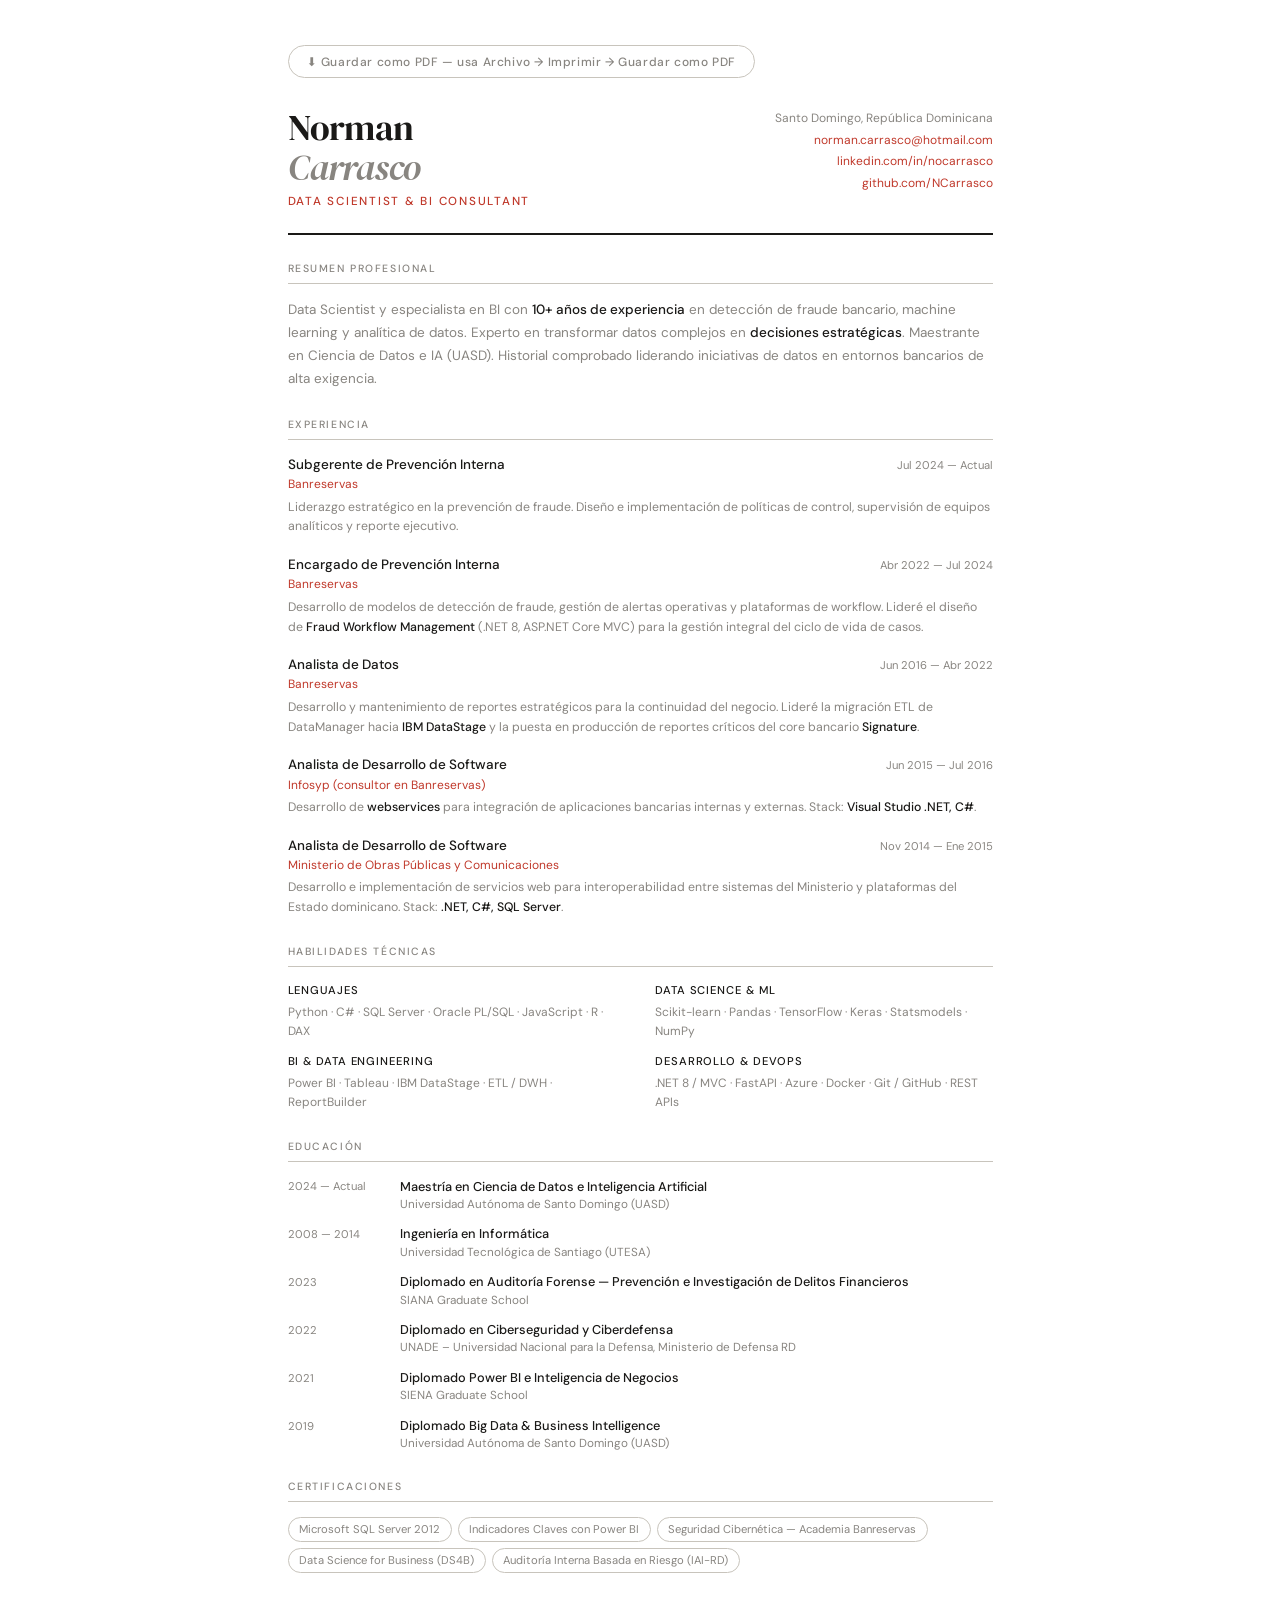
<file: cv.html>
<!DOCTYPE html>
<html lang="es">
<head>
  <meta charset="UTF-8">
  <meta name="viewport" content="width=device-width, initial-scale=1.0">
  <title>Norman Carrasco — CV</title>
  <link rel="preconnect" href="https://fonts.googleapis.com">
  <link href="https://fonts.googleapis.com/css2?family=DM+Serif+Display:ital@0;1&family=DM+Sans:wght@300;400;500&display=swap" rel="stylesheet">
  <style>
    :root {
      --text: #1a1917;
      --muted: #888580;
      --accent: #c0392b;
      --border: #c8c4bc;
      --serif: 'DM Serif Display', Georgia, serif;
      --sans: 'DM Sans', system-ui, sans-serif;
    }
    *, *::before, *::after { box-sizing: border-box; margin: 0; padding: 0; }
    html { font-size: 15px; }
    body {
      font-family: var(--sans);
      color: var(--text);
      background: #fff;
      line-height: 1.5;
      max-width: 780px;
      margin: 0 auto;
      padding: 3rem 2.5rem;
    }

    /* ── PRINT BUTTON (screen only) ── */
    .print-btn {
      display: flex;
      align-items: center;
      gap: 0.5rem;
      margin-bottom: 2rem;
      font-family: var(--sans);
      font-size: 0.8rem;
      font-weight: 500;
      letter-spacing: 0.05em;
      cursor: pointer;
      border: 1px solid var(--border);
      border-radius: 999px;
      padding: 0.5rem 1.2rem;
      background: none;
      color: var(--muted);
      transition: all 0.2s;
    }
    .print-btn:hover { border-color: var(--accent); color: var(--accent); }
    @media print { .print-btn { display: none; } }

    /* ── HEADER ── */
    header {
      display: flex;
      justify-content: space-between;
      align-items: flex-start;
      padding-bottom: 1.5rem;
      border-bottom: 2px solid var(--text);
      margin-bottom: 1.75rem;
    }
    .cv-name {
      font-family: var(--serif);
      font-size: 2.4rem;
      line-height: 1.1;
      letter-spacing: -0.02em;
    }
    .cv-name em { font-style: italic; color: var(--muted); }
    .cv-title {
      font-size: 0.78rem;
      font-weight: 500;
      letter-spacing: 0.15em;
      text-transform: uppercase;
      color: var(--accent);
      margin-top: 0.4rem;
    }
    .cv-contact {
      text-align: right;
      font-size: 0.8rem;
      color: var(--muted);
      line-height: 1.8;
    }
    .cv-contact a { color: var(--accent); text-decoration: none; }

    /* ── SECTIONS ── */
    .cv-section { margin-bottom: 1.75rem; }
    .cv-section-title {
      font-size: 0.7rem;
      font-weight: 500;
      letter-spacing: 0.15em;
      text-transform: uppercase;
      color: var(--muted);
      border-bottom: 1px solid var(--border);
      padding-bottom: 0.4rem;
      margin-bottom: 1rem;
    }

    /* ── SUMMARY ── */
    .cv-summary {
      font-size: 0.9rem;
      color: var(--muted);
      line-height: 1.7;
    }
    .cv-summary strong { color: var(--text); font-weight: 500; }

    /* ── EXPERIENCE ── */
    .cv-job { margin-bottom: 1.2rem; }
    .cv-job-header {
      display: flex;
      justify-content: space-between;
      align-items: baseline;
      gap: 1rem;
    }
    .cv-job-role {
      font-weight: 500;
      font-size: 0.9rem;
    }
    .cv-job-period {
      font-size: 0.75rem;
      color: var(--muted);
      white-space: nowrap;
    }
    .cv-job-company {
      font-size: 0.8rem;
      color: var(--accent);
      margin-bottom: 0.3rem;
    }
    .cv-job-desc {
      font-size: 0.82rem;
      color: var(--muted);
      line-height: 1.6;
    }
    .cv-job-desc strong { color: var(--text); font-weight: 500; }

    /* ── SKILLS ── */
    .cv-skills-grid {
      display: grid;
      grid-template-columns: 1fr 1fr;
      gap: 0.75rem 2rem;
    }
    .cv-skill-group-label {
      font-size: 0.75rem;
      font-weight: 500;
      letter-spacing: 0.08em;
      text-transform: uppercase;
      color: var(--text);
      margin-bottom: 0.3rem;
    }
    .cv-skill-list {
      font-size: 0.8rem;
      color: var(--muted);
      line-height: 1.6;
    }

    /* ── EDUCATION ── */
    .cv-edu-item {
      display: flex;
      gap: 1.5rem;
      margin-bottom: 0.75rem;
    }
    .cv-edu-year {
      font-size: 0.75rem;
      color: var(--muted);
      min-width: 90px;
      padding-top: 0.1rem;
    }
    .cv-edu-degree {
      font-size: 0.85rem;
      font-weight: 500;
    }
    .cv-edu-institution {
      font-size: 0.78rem;
      color: var(--muted);
    }

    /* ── CERTS ── */
    .cv-cert-list {
      display: flex;
      flex-wrap: wrap;
      gap: 0.4rem;
    }
    .cv-cert-pill {
      font-size: 0.75rem;
      color: var(--muted);
      border: 1px solid var(--border);
      border-radius: 999px;
      padding: 0.2rem 0.7rem;
    }

    /* ── PRINT ── */
    @media print {
      body { padding: 1.5rem 1.5rem; font-size: 13px; }
      .cv-name { font-size: 2rem; }
      .cv-section { page-break-inside: avoid; }
    }
  </style>
</head>
<body>

  <button class="print-btn" onclick="window.print()">
    ⬇ Guardar como PDF — usa Archivo → Imprimir → Guardar como PDF
  </button>

  <!-- HEADER -->
  <header>
    <div>
      <div class="cv-name">Norman<br><em>Carrasco</em></div>
      <div class="cv-title">Data Scientist &amp; BI Consultant</div>
    </div>
    <div class="cv-contact">
      Santo Domingo, República Dominicana<br>
      <a href="mailto:norman.carrasco@hotmail.com">norman.carrasco@hotmail.com</a><br>
      <a href="https://www.linkedin.com/in/nocarrasco" target="_blank">linkedin.com/in/nocarrasco</a><br>
      <a href="https://github.com/NCarrasco" target="_blank">github.com/NCarrasco</a>
    </div>
  </header>

  <!-- RESUMEN -->
  <section class="cv-section">
    <div class="cv-section-title">Resumen profesional</div>
    <p class="cv-summary">
      Data Scientist y especialista en BI con <strong>10+ años de experiencia</strong> en detección de fraude bancario,
      machine learning y analítica de datos. Experto en transformar datos complejos en
      <strong>decisiones estratégicas</strong>. Maestrante en Ciencia de Datos e IA (UASD).
      Historial comprobado liderando iniciativas de datos en entornos bancarios de alta exigencia.
    </p>
  </section>

  <!-- EXPERIENCIA -->
  <section class="cv-section">
    <div class="cv-section-title">Experiencia</div>

    <div class="cv-job">
      <div class="cv-job-header">
        <div class="cv-job-role">Subgerente de Prevención Interna</div>
        <div class="cv-job-period">Jul 2024 — Actual</div>
      </div>
      <div class="cv-job-company">Banreservas</div>
      <div class="cv-job-desc">
        Liderazgo estratégico en la prevención de fraude. Diseño e implementación de
        políticas de control, supervisión de equipos analíticos y reporte ejecutivo.
      </div>
    </div>

    <div class="cv-job">
      <div class="cv-job-header">
        <div class="cv-job-role">Encargado de Prevención Interna</div>
        <div class="cv-job-period">Abr 2022 — Jul 2024</div>
      </div>
      <div class="cv-job-company">Banreservas</div>
      <div class="cv-job-desc">
        Desarrollo de modelos de detección de fraude, gestión de alertas operativas y
        plataformas de workflow. Lideré el diseño de <strong>Fraud Workflow Management</strong>
        (.NET 8, ASP.NET Core MVC) para la gestión integral del ciclo de vida de casos.
      </div>
    </div>

    <div class="cv-job">
      <div class="cv-job-header">
        <div class="cv-job-role">Analista de Datos</div>
        <div class="cv-job-period">Jun 2016 — Abr 2022</div>
      </div>
      <div class="cv-job-company">Banreservas</div>
      <div class="cv-job-desc">
        Desarrollo y mantenimiento de reportes estratégicos para la continuidad del negocio.
        Lideré la migración ETL de DataManager hacia <strong>IBM DataStage</strong> y la
        puesta en producción de reportes críticos del core bancario <strong>Signature</strong>.
      </div>
    </div>

    <div class="cv-job">
      <div class="cv-job-header">
        <div class="cv-job-role">Analista de Desarrollo de Software</div>
        <div class="cv-job-period">Jun 2015 — Jul 2016</div>
      </div>
      <div class="cv-job-company">Infosyp (consultor en Banreservas)</div>
      <div class="cv-job-desc">
        Desarrollo de <strong>webservices</strong> para integración de aplicaciones bancarias
        internas y externas. Stack: <strong>Visual Studio .NET, C#</strong>.
      </div>
    </div>

    <div class="cv-job">
      <div class="cv-job-header">
        <div class="cv-job-role">Analista de Desarrollo de Software</div>
        <div class="cv-job-period">Nov 2014 — Ene 2015</div>
      </div>
      <div class="cv-job-company">Ministerio de Obras Públicas y Comunicaciones</div>
      <div class="cv-job-desc">
        Desarrollo e implementación de servicios web para interoperabilidad entre sistemas
        del Ministerio y plataformas del Estado dominicano. Stack: <strong>.NET, C#, SQL Server</strong>.
      </div>
    </div>
  </section>

  <!-- HABILIDADES -->
  <section class="cv-section">
    <div class="cv-section-title">Habilidades técnicas</div>
    <div class="cv-skills-grid">
      <div>
        <div class="cv-skill-group-label">Lenguajes</div>
        <div class="cv-skill-list">Python · C# · SQL Server · Oracle PL/SQL · JavaScript · R · DAX</div>
      </div>
      <div>
        <div class="cv-skill-group-label">Data Science &amp; ML</div>
        <div class="cv-skill-list">Scikit-learn · Pandas · TensorFlow · Keras · Statsmodels · NumPy</div>
      </div>
      <div>
        <div class="cv-skill-group-label">BI &amp; Data Engineering</div>
        <div class="cv-skill-list">Power BI · Tableau · IBM DataStage · ETL / DWH · ReportBuilder</div>
      </div>
      <div>
        <div class="cv-skill-group-label">Desarrollo &amp; DevOps</div>
        <div class="cv-skill-list">.NET 8 / MVC · FastAPI · Azure · Docker · Git / GitHub · REST APIs</div>
      </div>
    </div>
  </section>

  <!-- EDUCACION -->
  <section class="cv-section">
    <div class="cv-section-title">Educación</div>

    <div class="cv-edu-item">
      <div class="cv-edu-year">2024 — Actual</div>
      <div>
        <div class="cv-edu-degree">Maestría en Ciencia de Datos e Inteligencia Artificial</div>
        <div class="cv-edu-institution">Universidad Autónoma de Santo Domingo (UASD)</div>
      </div>
    </div>
    <div class="cv-edu-item">
      <div class="cv-edu-year">2008 — 2014</div>
      <div>
        <div class="cv-edu-degree">Ingeniería en Informática</div>
        <div class="cv-edu-institution">Universidad Tecnológica de Santiago (UTESA)</div>
      </div>
    </div>
    <div class="cv-edu-item">
      <div class="cv-edu-year">2023</div>
      <div>
        <div class="cv-edu-degree">Diplomado en Auditoría Forense — Prevención e Investigación de Delitos Financieros</div>
        <div class="cv-edu-institution">SIANA Graduate School</div>
      </div>
    </div>
    <div class="cv-edu-item">
      <div class="cv-edu-year">2022</div>
      <div>
        <div class="cv-edu-degree">Diplomado en Ciberseguridad y Ciberdefensa</div>
        <div class="cv-edu-institution">UNADE – Universidad Nacional para la Defensa, Ministerio de Defensa RD</div>
      </div>
    </div>
    <div class="cv-edu-item">
      <div class="cv-edu-year">2021</div>
      <div>
        <div class="cv-edu-degree">Diplomado Power BI e Inteligencia de Negocios</div>
        <div class="cv-edu-institution">SIENA Graduate School</div>
      </div>
    </div>
    <div class="cv-edu-item">
      <div class="cv-edu-year">2019</div>
      <div>
        <div class="cv-edu-degree">Diplomado Big Data &amp; Business Intelligence</div>
        <div class="cv-edu-institution">Universidad Autónoma de Santo Domingo (UASD)</div>
      </div>
    </div>
  </section>

  <!-- CERTIFICACIONES -->
  <section class="cv-section">
    <div class="cv-section-title">Certificaciones</div>
    <div class="cv-cert-list">
      <span class="cv-cert-pill">Microsoft SQL Server 2012</span>
      <span class="cv-cert-pill">Indicadores Claves con Power BI</span>
      <span class="cv-cert-pill">Seguridad Cibernética — Academia Banreservas</span>
      <span class="cv-cert-pill">Data Science for Business (DS4B)</span>
      <span class="cv-cert-pill">Auditoría Interna Basada en Riesgo (IAI-RD)</span>
    </div>
  </section>

</body>
</html>
</file>
